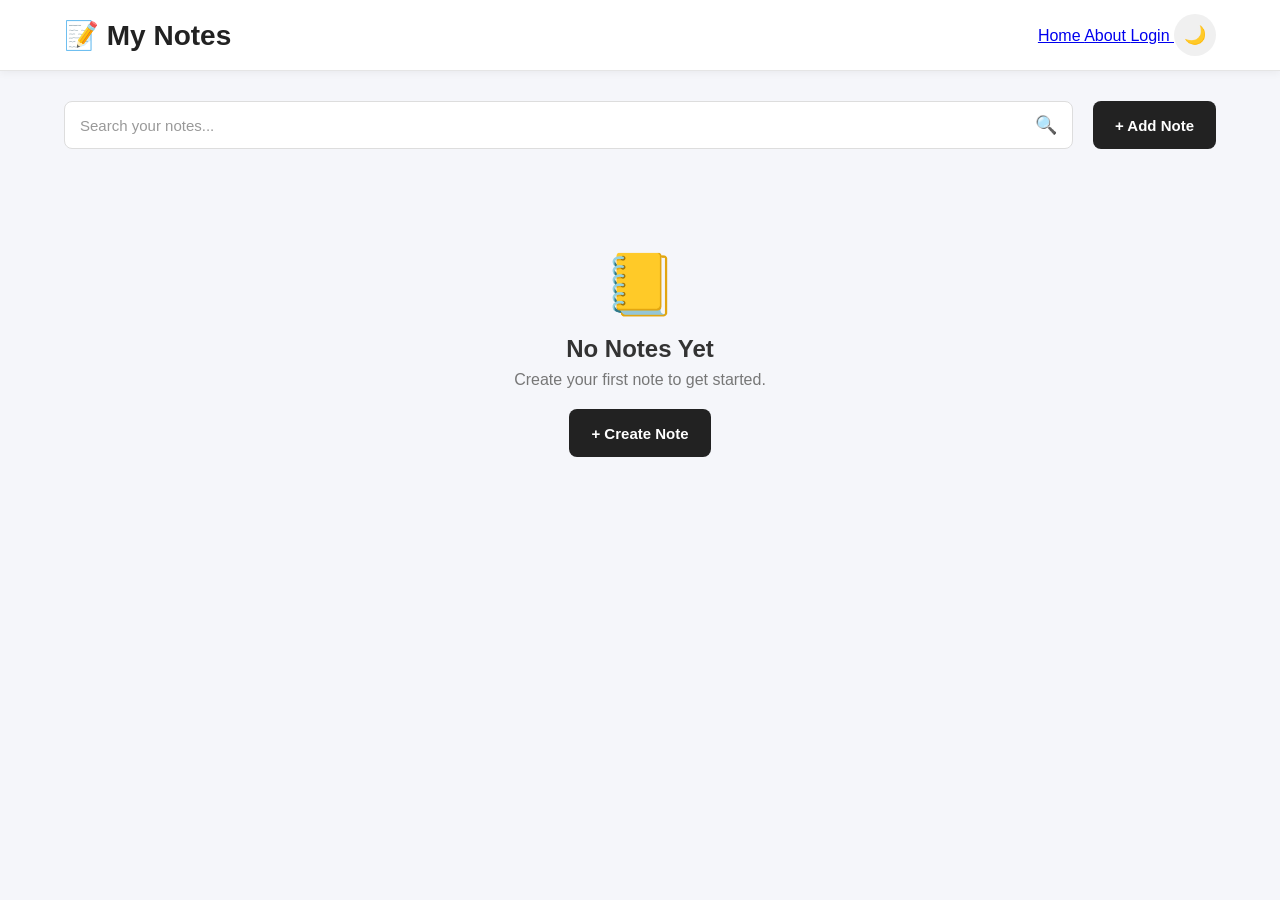
<file: notes taking app/index.html>
<!DOCTYPE html>
<html lang="en">

<head>
    <meta charset="UTF-8">
    <meta name="viewport" content="width=device-width, initial-scale=1.0">

    <title>My Notes - Notes Taking App</title>

    <!-- CSS -->
    <link rel="stylesheet" href="css/style.css">
    <link rel="stylesheet" href="css/dark-mode.css">
    <link rel="stylesheet" href="css/responsive.css">
</head>


<body>

    <!-- =================================
         HEADER
         ================================= -->

    <header class="header">

        <div class="container header-content">

            <h1>📝 My Notes</h1>

            <nav class="navbar">

                <a href="index.html">
                    Home
                </a>

                <a href="pages/about.html">
                    About
                </a>

                <a href="pages/login.html">
                    Login
                </a>

                <button
                    id="darkModeBtn"
                    class="icon-btn"
                    title="Toggle Dark Mode"
                    type="button"
                >
                    🌙
                </button>

            </nav>

        </div>

    </header>


    <!-- =================================
         MAIN
         ================================= -->

    <main class="container">

        <!-- Toolbar -->

        <section class="toolbar">

            <!-- Search -->

            <div class="search-box">

                <input
                    type="text"
                    id="searchInput"
                    placeholder="Search your notes..."
                    autocomplete="off"
                >

                <span>🔍</span>

            </div>


            <!-- Add Note -->

            <button
                id="addNoteBtn"
                class="add-btn"
                type="button"
            >
                + Add Note
            </button>

        </section>


        <!-- =================================
             NOTES
             ================================= -->

        <section class="notes-section">

            <div
                id="notesContainer"
                class="notes-container"
            >
                <!-- Notes will be generated by JavaScript -->
            </div>


            <!-- Empty State -->

            <div
                id="emptyState"
                class="empty-state"
            >

                <div class="empty-icon">
                    📒
                </div>

                <h2>
                    No Notes Yet
                </h2>

                <p>
                    Create your first note to get started.
                </p>

                <button
                    id="emptyAddBtn"
                    class="add-btn"
                    type="button"
                >
                    + Create Note
                </button>

            </div>

        </section>

    </main>


    <!-- =================================
         ADD / EDIT NOTE MODAL
         ================================= -->

    <div
        id="noteModal"
        class="modal"
        role="dialog"
        aria-modal="true"
        aria-labelledby="modalTitle"
    >

        <div class="modal-content">

            <!-- Modal Header -->

            <div class="modal-header">

                <h2 id="modalTitle">
                    Add New Note
                </h2>

                <button
                    id="closeModalBtn"
                    class="close-btn"
                    type="button"
                    aria-label="Close"
                >
                    &times;
                </button>

            </div>


            <!-- Note Form -->

            <form id="noteForm">

                <!-- Title -->

                <div class="form-group">

                    <label for="noteTitle">
                        Title
                    </label>

                    <input
                        type="text"
                        id="noteTitle"
                        placeholder="Enter note title"
                        maxlength="100"
                        required
                    >

                </div>


                <!-- Content -->

                <div class="form-group">

                    <label for="noteContent">
                        Note
                    </label>

                    <textarea
                        id="noteContent"
                        rows="8"
                        placeholder="Write your note here..."
                        maxlength="5000"
                        required
                    ></textarea>

                </div>


                <!-- Buttons -->

                <div class="form-actions">

                    <button
                        type="button"
                        id="cancelBtn"
                        class="cancel-btn"
                    >
                        Cancel
                    </button>

                    <button
                        type="submit"
                        id="saveNoteBtn"
                        class="save-btn"
                    >
                        Save Note
                    </button>

                </div>

            </form>

        </div>

    </div>


    <!-- =================================
         JAVASCRIPT
         ================================= -->

    <!-- Storage must load first -->
    <script src="js/storage.js"></script>

    <!-- Notes functionality -->
    <script src="js/notes.js"></script>

    <!-- Search functionality -->
    <script src="js/search.js"></script>

    <!-- Main application -->
    <script src="js/script.js"></script>

</body>

</html>
</file>
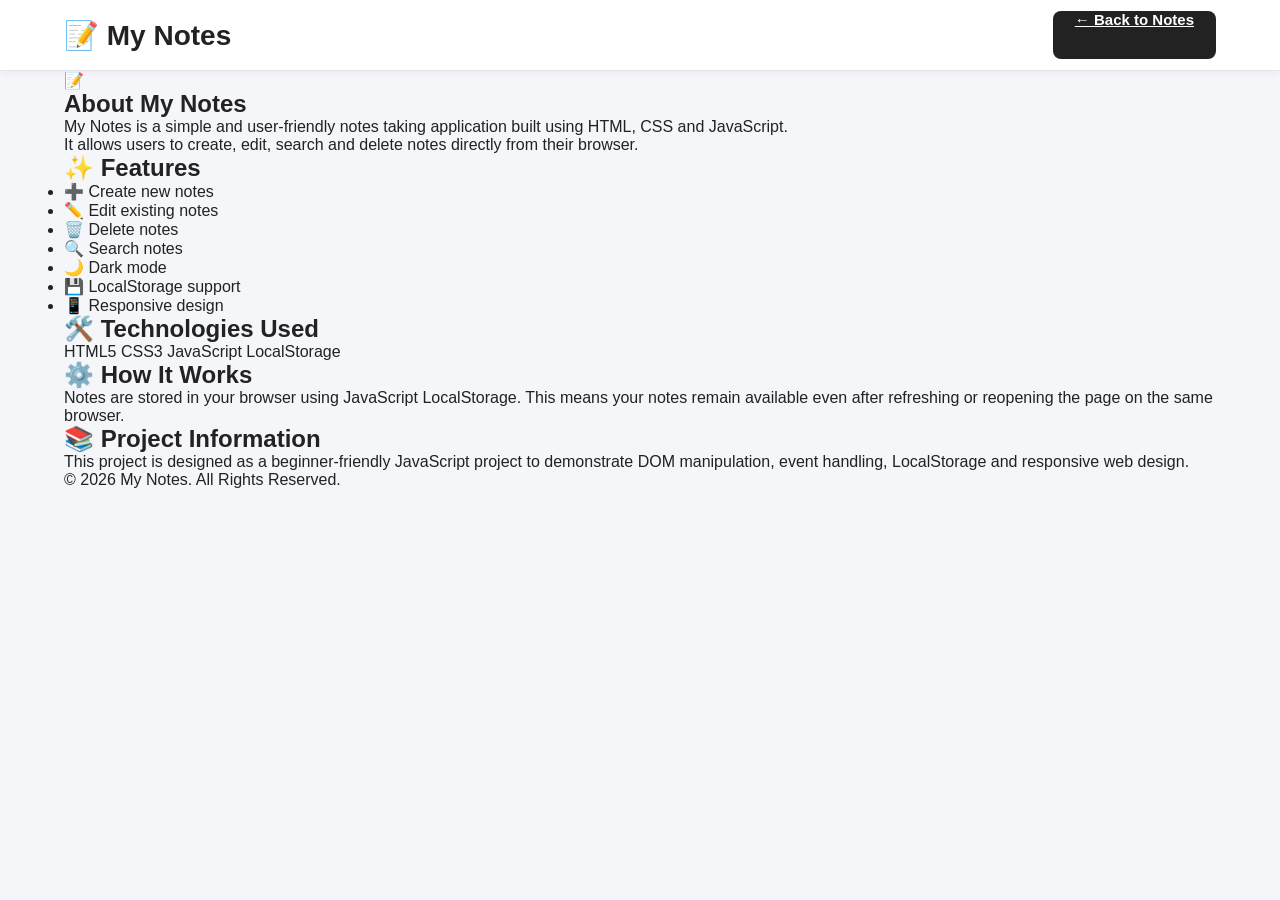
<file: notes taking app/pages/about.html>
<!DOCTYPE html>
<html lang="en">

<head>
    <meta charset="UTF-8">
    <meta name="viewport" content="width=device-width, initial-scale=1.0">

    <title>About - My Notes</title>

    <!-- Main CSS -->
    <link rel="stylesheet" href="../css/style.css">

    <!-- Dark Mode CSS -->
    <link rel="stylesheet" href="../css/dark-mode.css">

    <!-- Responsive CSS -->
    <link rel="stylesheet" href="../css/responsive.css">
</head>

<body>

    <!-- ================================
         HEADER
         ================================= -->

    <header class="header">

        <div class="container header-content">

            <h1>📝 My Notes</h1>

            <a href="../index.html" class="add-btn">
                ← Back to Notes
            </a>

        </div>

    </header>


    <!-- ================================
         MAIN CONTENT
         ================================= -->

    <main class="container">

        <section class="about-page">

            <!-- Introduction -->

            <div class="about-card">

                <div class="about-icon">
                    📝
                </div>

                <h2>About My Notes</h2>

                <p>
                    My Notes is a simple and user-friendly notes taking
                    application built using HTML, CSS and JavaScript.
                </p>

                <p>
                    It allows users to create, edit, search and delete
                    notes directly from their browser.
                </p>

            </div>


            <!-- Features -->

            <div class="about-card">

                <h2>✨ Features</h2>

                <ul class="feature-list">

                    <li>
                        ➕ Create new notes
                    </li>

                    <li>
                        ✏️ Edit existing notes
                    </li>

                    <li>
                        🗑️ Delete notes
                    </li>

                    <li>
                        🔍 Search notes
                    </li>

                    <li>
                        🌙 Dark mode
                    </li>

                    <li>
                        💾 LocalStorage support
                    </li>

                    <li>
                        📱 Responsive design
                    </li>

                </ul>

            </div>


            <!-- Technologies -->

            <div class="about-card">

                <h2>🛠️ Technologies Used</h2>

                <div class="technology-list">

                    <span class="technology">
                        HTML5
                    </span>

                    <span class="technology">
                        CSS3
                    </span>

                    <span class="technology">
                        JavaScript
                    </span>

                    <span class="technology">
                        LocalStorage
                    </span>

                </div>

            </div>


            <!-- How It Works -->

            <div class="about-card">

                <h2>⚙️ How It Works</h2>

                <p>
                    Notes are stored in your browser using JavaScript
                    LocalStorage. This means your notes remain available
                    even after refreshing or reopening the page on the
                    same browser.
                </p>

            </div>


            <!-- Project Info -->

            <div class="about-card">

                <h2>📚 Project Information</h2>

                <p>
                    This project is designed as a beginner-friendly
                    JavaScript project to demonstrate DOM manipulation,
                    event handling, LocalStorage and responsive web design.
                </p>

            </div>

        </section>

    </main>


    <!-- ================================
         FOOTER
         ================================= -->

    <footer class="container">

        <p>
            © 2026 My Notes. All Rights Reserved.
        </p>

    </footer>

</body>

</html>
</file>
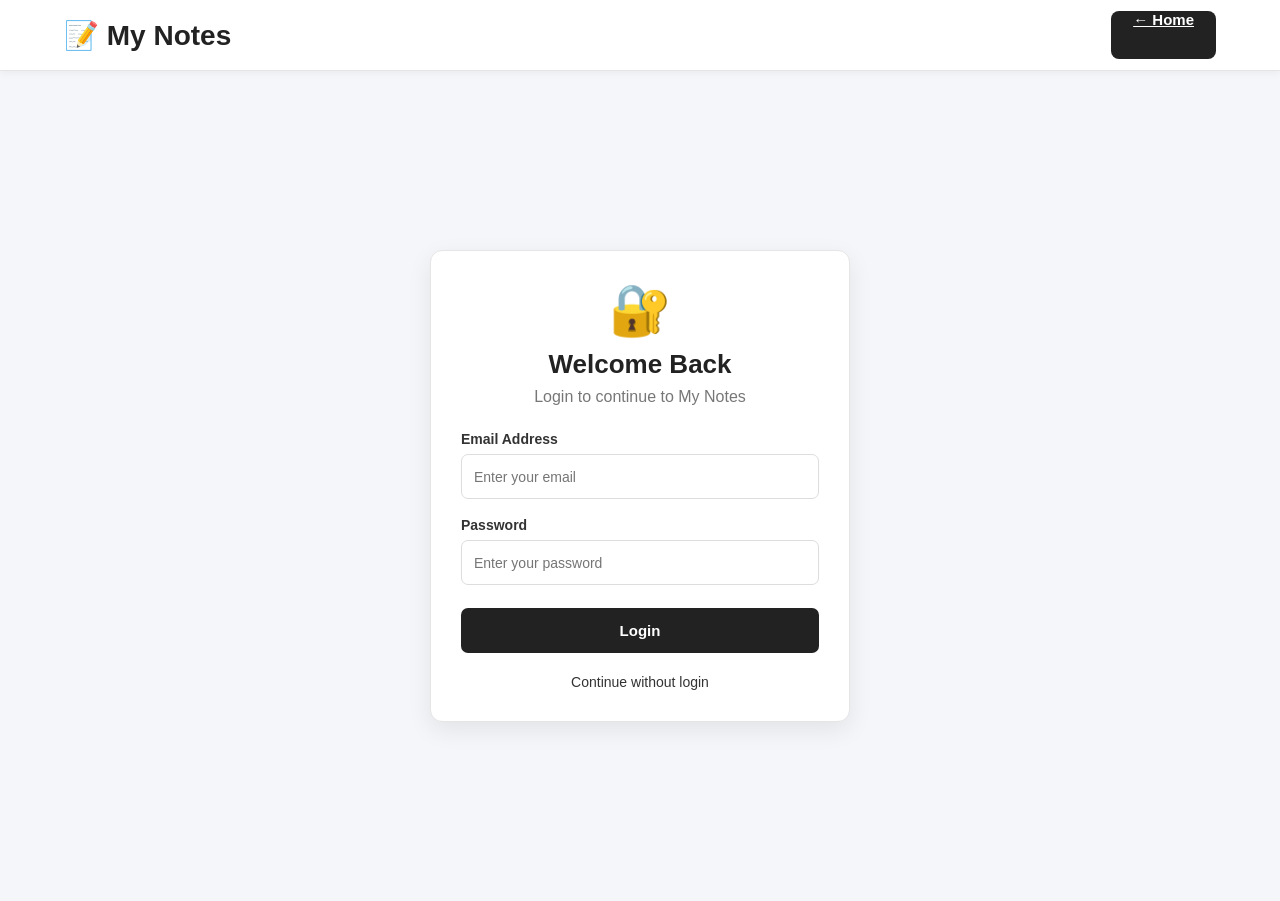
<file: notes taking app/pages/login.html>
<!DOCTYPE html>
<html lang="en">

<head>
    <meta charset="UTF-8">
    <meta name="viewport" content="width=device-width, initial-scale=1.0">

    <title>Login - My Notes</title>

    <!-- Main CSS -->
    <link rel="stylesheet" href="../css/style.css">

    <!-- Dark Mode CSS -->
    <link rel="stylesheet" href="../css/dark-mode.css">

    <!-- Responsive CSS -->
    <link rel="stylesheet" href="../css/responsive.css">

    <style>
        /* ================================
           LOGIN PAGE
           ================================= */

        .login-page {
            min-height: calc(100vh - 70px);
            display: flex;
            align-items: center;
            justify-content: center;
            padding: 40px 0;
        }

        .login-card {
            width: 100%;
            max-width: 420px;
            background-color: #ffffff;
            border: 1px solid #e5e5e5;
            border-radius: 12px;
            padding: 30px;
            box-shadow: 0 8px 25px rgba(0, 0, 0, 0.08);
        }

        .login-icon {
            text-align: center;
            font-size: 50px;
            margin-bottom: 10px;
        }

        .login-card h2 {
            text-align: center;
            font-size: 26px;
            margin-bottom: 8px;
        }

        .login-subtitle {
            text-align: center;
            color: #777;
            margin-bottom: 25px;
        }

        .login-form .form-group {
            margin-bottom: 18px;
        }

        .login-form label {
            display: block;
            margin-bottom: 7px;
            font-size: 14px;
            font-weight: 600;
        }

        .login-form input {
            width: 100%;
            height: 45px;
            padding: 0 12px;
            border: 1px solid #ddd;
            border-radius: 7px;
            font-size: 14px;
            outline: none;
        }

        .login-form input:focus {
            border-color: #555;
        }

        .login-btn {
            width: 100%;
            height: 45px;
            border: none;
            border-radius: 7px;
            background-color: #222;
            color: #ffffff;
            font-size: 15px;
            font-weight: 600;
            cursor: pointer;
            margin-top: 5px;
        }

        .login-btn:hover {
            background-color: #444;
        }

        .login-links {
            text-align: center;
            margin-top: 20px;
        }

        .login-links a {
            color: #333;
            text-decoration: none;
            font-size: 14px;
        }

        .login-links a:hover {
            text-decoration: underline;
        }

        /* Dark Mode */

        body.dark-mode .login-card {
            background-color: #1e1e1e;
            border-color: #333;
        }

        body.dark-mode .login-card h2 {
            color: #ffffff;
        }

        body.dark-mode .login-subtitle {
            color: #aaaaaa;
        }

        body.dark-mode .login-form label {
            color: #dddddd;
        }

        body.dark-mode .login-form input {
            background-color: #2a2a2a;
            border-color: #444;
            color: #ffffff;
        }

        body.dark-mode .login-btn {
            background-color: #ffffff;
            color: #121212;
        }

        body.dark-mode .login-btn:hover {
            background-color: #dddddd;
        }

        body.dark-mode .login-links a {
            color: #dddddd;
        }

        /* Mobile */

        @media (max-width: 480px) {

            .login-page {
                padding: 25px 0;
            }

            .login-card {
                padding: 22px;
            }

            .login-card h2 {
                font-size: 23px;
            }
        }
    </style>
</head>


<body>

    <!-- ================================
         HEADER
         ================================= -->

    <header class="header">

        <div class="container header-content">

            <h1>📝 My Notes</h1>

            <a href="../index.html" class="add-btn">
                ← Home
            </a>

        </div>

    </header>


    <!-- ================================
         LOGIN
         ================================= -->

    <main class="container login-page">

        <section class="login-card">

            <div class="login-icon">
                🔐
            </div>

            <h2>Welcome Back</h2>

            <p class="login-subtitle">
                Login to continue to My Notes
            </p>


            <form
                class="login-form"
                id="loginForm"
            >

                <!-- Email -->

                <div class="form-group">

                    <label for="email">
                        Email Address
                    </label>

                    <input
                        type="email"
                        id="email"
                        name="email"
                        placeholder="Enter your email"
                        autocomplete="email"
                        required
                    >

                </div>


                <!-- Password -->

                <div class="form-group">

                    <label for="password">
                        Password
                    </label>

                    <input
                        type="password"
                        id="password"
                        name="password"
                        placeholder="Enter your password"
                        autocomplete="current-password"
                        minlength="6"
                        required
                    >

                </div>


                <!-- Login Button -->

                <button
                    type="submit"
                    class="login-btn"
                >
                    Login
                </button>

            </form>


            <!-- Links -->

            <div class="login-links">

                <a href="../index.html">
                    Continue without login
                </a>

            </div>

        </section>

    </main>


    <!-- ================================
         JAVASCRIPT
         ================================= -->

    <script>

        const loginForm =
            document.getElementById("loginForm");

        loginForm.addEventListener("submit", function (event) {

            event.preventDefault();

            const email =
                document.getElementById("email").value.trim();

            const password =
                document.getElementById("password").value.trim();


            if (!email || !password) {

                alert("Please fill in all fields.");

                return;
            }


            /*
             * Demo login only.
             * No real authentication is performed.
             */

            alert("Demo login successful!");

            window.location.href = "../index.html";

        });

    </script>

</body>

</html>
</file>
<file: notes taking app/css/style.css>
* {
    margin: 0;
    padding: 0;
    box-sizing: border-box;
}

html {
    scroll-behavior: smooth;
}

body {
    font-family: Arial, Helvetica, sans-serif;
    background-color: #f5f6fa;
    color: #222;
    min-height: 100vh;
    transition: background-color 0.3s ease, color 0.3s ease;
}


/* ---------- Common Container ---------- */

.container {
    width: 90%;
    max-width: 1200px;
    margin: auto;
}


/* =========================================
   HEADER
   ========================================= */

.header {
    background-color: #ffffff;
    border-bottom: 1px solid #e5e5e5;
    box-shadow: 0 2px 8px rgba(0, 0, 0, 0.05);
}

.header-content {
    min-height: 70px;
    display: flex;
    align-items: center;
    justify-content: space-between;
}

.header h1 {
    font-size: 28px;
    color: #222;
}


/* ---------- Dark Mode Button ---------- */

.icon-btn {
    width: 42px;
    height: 42px;
    border: none;
    border-radius: 50%;
    background-color: #f0f0f0;
    cursor: pointer;
    font-size: 18px;
    transition: 0.3s ease;
}

.icon-btn:hover {
    transform: scale(1.05);
    background-color: #e2e2e2;
}


/* =========================================
   TOOLBAR
   ========================================= */

.toolbar {
    display: flex;
    align-items: center;
    justify-content: space-between;
    gap: 20px;
    margin: 30px 0;
}


/* ---------- Search ---------- */

.search-box {
    flex: 1;
    height: 48px;
    display: flex;
    align-items: center;
    background-color: #ffffff;
    border: 1px solid #ddd;
    border-radius: 8px;
    padding: 0 15px;
    transition: 0.3s ease;
}

.search-box:focus-within {
    border-color: #555;
    box-shadow: 0 0 0 3px rgba(0, 0, 0, 0.05);
}

.search-box input {
    width: 100%;
    border: none;
    outline: none;
    background: transparent;
    font-size: 15px;
    color: #222;
}

.search-box input::placeholder {
    color: #999;
}

.search-box span {
    font-size: 18px;
}


/* ---------- Add Button ---------- */

.add-btn {
    height: 48px;
    padding: 0 22px;
    border: none;
    border-radius: 8px;
    background-color: #222;
    color: #ffffff;
    font-size: 15px;
    font-weight: 600;
    cursor: pointer;
    transition: 0.3s ease;
}

.add-btn:hover {
    background-color: #444;
    transform: translateY(-1px);
}


/* =========================================
   NOTES SECTION
   ========================================= */

.notes-section {
    padding-bottom: 40px;
}


/* ---------- Notes Grid ---------- */

.notes-container {
    display: grid;
    grid-template-columns: repeat(3, 1fr);
    gap: 20px;
}


/* ---------- Note Card ---------- */

.note-card {
    background-color: #ffffff;
    border: 1px solid #e5e5e5;
    border-radius: 10px;
    padding: 20px;
    min-height: 180px;
    display: flex;
    flex-direction: column;
    justify-content: space-between;
    box-shadow: 0 3px 10px rgba(0, 0, 0, 0.05);
    transition: transform 0.2s ease, box-shadow 0.2s ease;
}

.note-card:hover {
    transform: translateY(-3px);
    box-shadow: 0 7px 18px rgba(0, 0, 0, 0.08);
}

.note-card h3 {
    font-size: 19px;
    margin-bottom: 10px;
    color: #222;
    word-break: break-word;
}

.note-card p {
    color: #555;
    font-size: 14px;
    line-height: 1.6;
    white-space: pre-wrap;
    word-break: break-word;
}

.note-date {
    margin-top: 15px;
    font-size: 12px;
    color: #999;
}


/* ---------- Note Actions ---------- */

.note-actions {
    display: flex;
    gap: 8px;
    margin-top: 15px;
}

.edit-btn,
.delete-btn {
    border: none;
    border-radius: 6px;
    padding: 8px 12px;
    cursor: pointer;
    font-size: 13px;
    transition: 0.2s ease;
}

.edit-btn {
    background-color: #eeeeee;
    color: #222;
}

.delete-btn {
    background-color: #eeeeee;
    color: #222;
}

.edit-btn:hover,
.delete-btn:hover {
    background-color: #dddddd;
}


/* =========================================
   EMPTY STATE
   ========================================= */

.empty-state {
    text-align: center;
    padding: 70px 20px;
}

.empty-icon {
    font-size: 60px;
    margin-bottom: 15px;
}

.empty-state h2 {
    font-size: 24px;
    margin-bottom: 8px;
    color: #333;
}

.empty-state p {
    color: #777;
    margin-bottom: 20px;
}

.empty-state .add-btn {
    display: inline-block;
}


/* =========================================
   MODAL
   ========================================= */

.modal {
    position: fixed;
    inset: 0;
    width: 100%;
    height: 100%;
    background-color: rgba(0, 0, 0, 0.55);

    display: none;
    align-items: center;
    justify-content: center;

    padding: 20px;
    z-index: 1000;
}

.modal.active {
    display: flex;
}


/* ---------- Modal Content ---------- */

.modal-content {
    width: 100%;
    max-width: 550px;
    background-color: #ffffff;
    border-radius: 12px;
    padding: 25px;
    box-shadow: 0 15px 40px rgba(0, 0, 0, 0.2);

    animation: modalOpen 0.2s ease;
}

@keyframes modalOpen {
    from {
        opacity: 0;
        transform: translateY(-15px);
    }

    to {
        opacity: 1;
        transform: translateY(0);
    }
}


/* ---------- Modal Header ---------- */

.modal-header {
    display: flex;
    align-items: center;
    justify-content: space-between;
    padding-bottom: 15px;
    margin-bottom: 20px;
    border-bottom: 1px solid #eeeeee;
}

.modal-header h2 {
    font-size: 22px;
    color: #222;
}

.close-btn {
    border: none;
    background: transparent;
    color: #555;
    font-size: 28px;
    line-height: 1;
    cursor: pointer;
}

.close-btn:hover {
    color: #000;
}


/* =========================================
   FORM
   ========================================= */

.form-group {
    margin-bottom: 18px;
}

.form-group label {
    display: block;
    margin-bottom: 7px;
    font-size: 14px;
    font-weight: 600;
    color: #333;
}

.form-group input,
.form-group textarea {
    width: 100%;
    border: 1px solid #ddd;
    border-radius: 7px;
    padding: 12px;
    font-family: inherit;
    font-size: 14px;
    outline: none;
    background-color: #ffffff;
    color: #222;
    transition: border-color 0.2s ease, box-shadow 0.2s ease;
}

.form-group input {
    height: 45px;
}

.form-group textarea {
    min-height: 150px;
    resize: vertical;
}

.form-group input:focus,
.form-group textarea:focus {
    border-color: #555;
    box-shadow: 0 0 0 3px rgba(0, 0, 0, 0.05);
}


/* =========================================
   FORM ACTIONS
   ========================================= */

.form-actions {
    display: flex;
    justify-content: flex-end;
    gap: 10px;
    margin-top: 25px;
}

.form-actions button {
    height: 42px;
    padding: 0 18px;
    border: none;
    border-radius: 7px;
    font-size: 14px;
    font-weight: 600;
    cursor: pointer;
    transition: 0.2s ease;
}

.cancel-btn {
    background-color: #eeeeee;
    color: #333;
}

.cancel-btn:hover {
    background-color: #dddddd;
}

.save-btn {
    background-color: #222;
    color: #ffffff;
}

.save-btn:hover {
    background-color: #444;
}


/* =========================================
   SCROLLBAR
   ========================================= */

::-webkit-scrollbar {
    width: 8px;
}

::-webkit-scrollbar-track {
    background: #f1f1f1;
}

::-webkit-scrollbar-thumb {
    background: #c5c5c5;
    border-radius: 10px;
}

::-webkit-scrollbar-thumb:hover {
    background: #999;
}
</file>
<file: notes taking app/css/dark-mode.css>
body.dark-mode {
    background-color: #121212;
    color: #f1f1f1;
}


/* Header */
body.dark-mode .header {
    background-color: #1e1e1e;
    border-bottom: 1px solid #333;
}

body.dark-mode .header h1 {
    color: #ffffff;
}


/* Search Box */
body.dark-mode .search-box {
    background-color: #1e1e1e;
    border: 1px solid #444;
}

body.dark-mode .search-box input {
    background-color: transparent;
    color: #ffffff;
}

body.dark-mode .search-box input::placeholder {
    color: #999;
}


/* Buttons */
body.dark-mode .icon-btn {
    background-color: #2a2a2a;
    color: #ffffff;
}

body.dark-mode .icon-btn:hover {
    background-color: #3a3a3a;
}


/* Notes */
body.dark-mode .note-card {
    background-color: #1e1e1e;
    border: 1px solid #333;
    box-shadow: 0 4px 12px rgba(0, 0, 0, 0.3);
}

body.dark-mode .note-card h3 {
    color: #ffffff;
}

body.dark-mode .note-card p {
    color: #cccccc;
}

body.dark-mode .note-date {
    color: #999999;
}


/* Empty State */
body.dark-mode .empty-state {
    color: #dddddd;
}

body.dark-mode .empty-state h2 {
    color: #ffffff;
}

body.dark-mode .empty-state p {
    color: #aaaaaa;
}


/* Modal */
body.dark-mode .modal-content {
    background-color: #1e1e1e;
    color: #ffffff;
    border: 1px solid #333;
}

body.dark-mode .modal-header {
    border-bottom: 1px solid #333;
}

body.dark-mode .modal-header h2 {
    color: #ffffff;
}


/* Form */
body.dark-mode .form-group label {
    color: #dddddd;
}

body.dark-mode .form-group input,
body.dark-mode .form-group textarea {
    background-color: #2a2a2a;
    color: #ffffff;
    border: 1px solid #444;
}

body.dark-mode .form-group input::placeholder,
body.dark-mode .form-group textarea::placeholder {
    color: #888888;
}

body.dark-mode .form-group input:focus,
body.dark-mode .form-group textarea:focus {
    border-color: #777777;
    outline: none;
}


/* Close Button */
body.dark-mode .close-btn {
    color: #ffffff;
}

body.dark-mode .close-btn:hover {
    color: #bbbbbb;
}


/* Cancel Button */
body.dark-mode .cancel-btn {
    background-color: #333333;
    color: #ffffff;
}

body.dark-mode .cancel-btn:hover {
    background-color: #444444;
}


/* Save Button */
body.dark-mode .save-btn {
    background-color: #ffffff;
    color: #121212;
}

body.dark-mode .save-btn:hover {
    background-color: #dddddd;
}


/* Note Action Buttons */
body.dark-mode .edit-btn {
    background-color: #333333;
    color: #ffffff;
}

body.dark-mode .delete-btn {
    background-color: #333333;
    color: #ffffff;
}

body.dark-mode .edit-btn:hover,
body.dark-mode .delete-btn:hover {
    background-color: #444444;
}


/* Scrollbar */
body.dark-mode ::-webkit-scrollbar {
    width: 8px;
}

body.dark-mode ::-webkit-scrollbar-track {
    background: #121212;
}

body.dark-mode ::-webkit-scrollbar-thumb {
    background: #444444;
    border-radius: 10px;
}

body.dark-mode ::-webkit-scrollbar-thumb:hover {
    background: #555555;
}
</file>
<file: notes taking app/css/responsive.css>
@media (max-width: 768px) {

    .container {
        width: 90%;
        max-width: 100%;
    }

    .header-content {
        padding: 15px 0;
    }

    .header h1 {
        font-size: 24px;
    }

    .toolbar {
        flex-direction: column;
        gap: 15px;
        align-items: stretch;
    }

    .search-box {
        width: 100%;
    }

    .add-btn {
        width: 100%;
    }

    .notes-container {
        grid-template-columns: repeat(2, 1fr);
        gap: 15px;
    }

    .note-card {
        padding: 16px;
    }

    .modal-content {
        width: 90%;
        max-width: 500px;
    }
}


/* ---------- Mobile ---------- */

@media (max-width: 480px) {

    body {
        font-size: 14px;
    }

    .container {
        width: 92%;
    }

    /* Header */

    .header {
        padding: 0;
    }

    .header-content {
        min-height: 60px;
    }

    .header h1 {
        font-size: 20px;
    }

    .icon-btn {
        width: 38px;
        height: 38px;
        font-size: 16px;
    }


    /* Toolbar */

    .toolbar {
        margin: 20px 0;
        gap: 12px;
    }

    .search-box {
        height: 44px;
    }

    .search-box input {
        font-size: 14px;
    }

    .add-btn {
        height: 44px;
        font-size: 14px;
    }


    /* Notes */

    .notes-container {
        grid-template-columns: 1fr;
        gap: 12px;
    }

    .note-card {
        padding: 15px;
    }

    .note-card h3 {
        font-size: 17px;
    }

    .note-card p {
        font-size: 14px;
        line-height: 1.5;
    }

    .note-date {
        font-size: 12px;
    }


    /* Empty State */

    .empty-state {
        padding: 40px 15px;
    }

    .empty-icon {
        font-size: 45px;
    }

    .empty-state h2 {
        font-size: 20px;
    }

    .empty-state p {
        font-size: 14px;
    }


    /* Modal */

    .modal {
        padding: 15px;
    }

    .modal-content {
        width: 100%;
        max-width: none;
        padding: 20px;
        border-radius: 10px;
    }

    .modal-header h2 {
        font-size: 20px;
    }

    .form-group input,
    .form-group textarea {
        font-size: 14px;
    }

    .form-actions {
        flex-direction: column-reverse;
        gap: 10px;
    }

    .form-actions button {
        width: 100%;
    }
}


/* ---------- Very Small Screens ---------- */

@media (max-width: 350px) {

    .header h1 {
        font-size: 18px;
    }

    .container {
        width: 94%;
    }

    .modal-content {
        padding: 15px;
    }

    .modal-header h2 {
        font-size: 18px;
    }

    .note-card {
        padding: 12px;
    }
}
</file>
